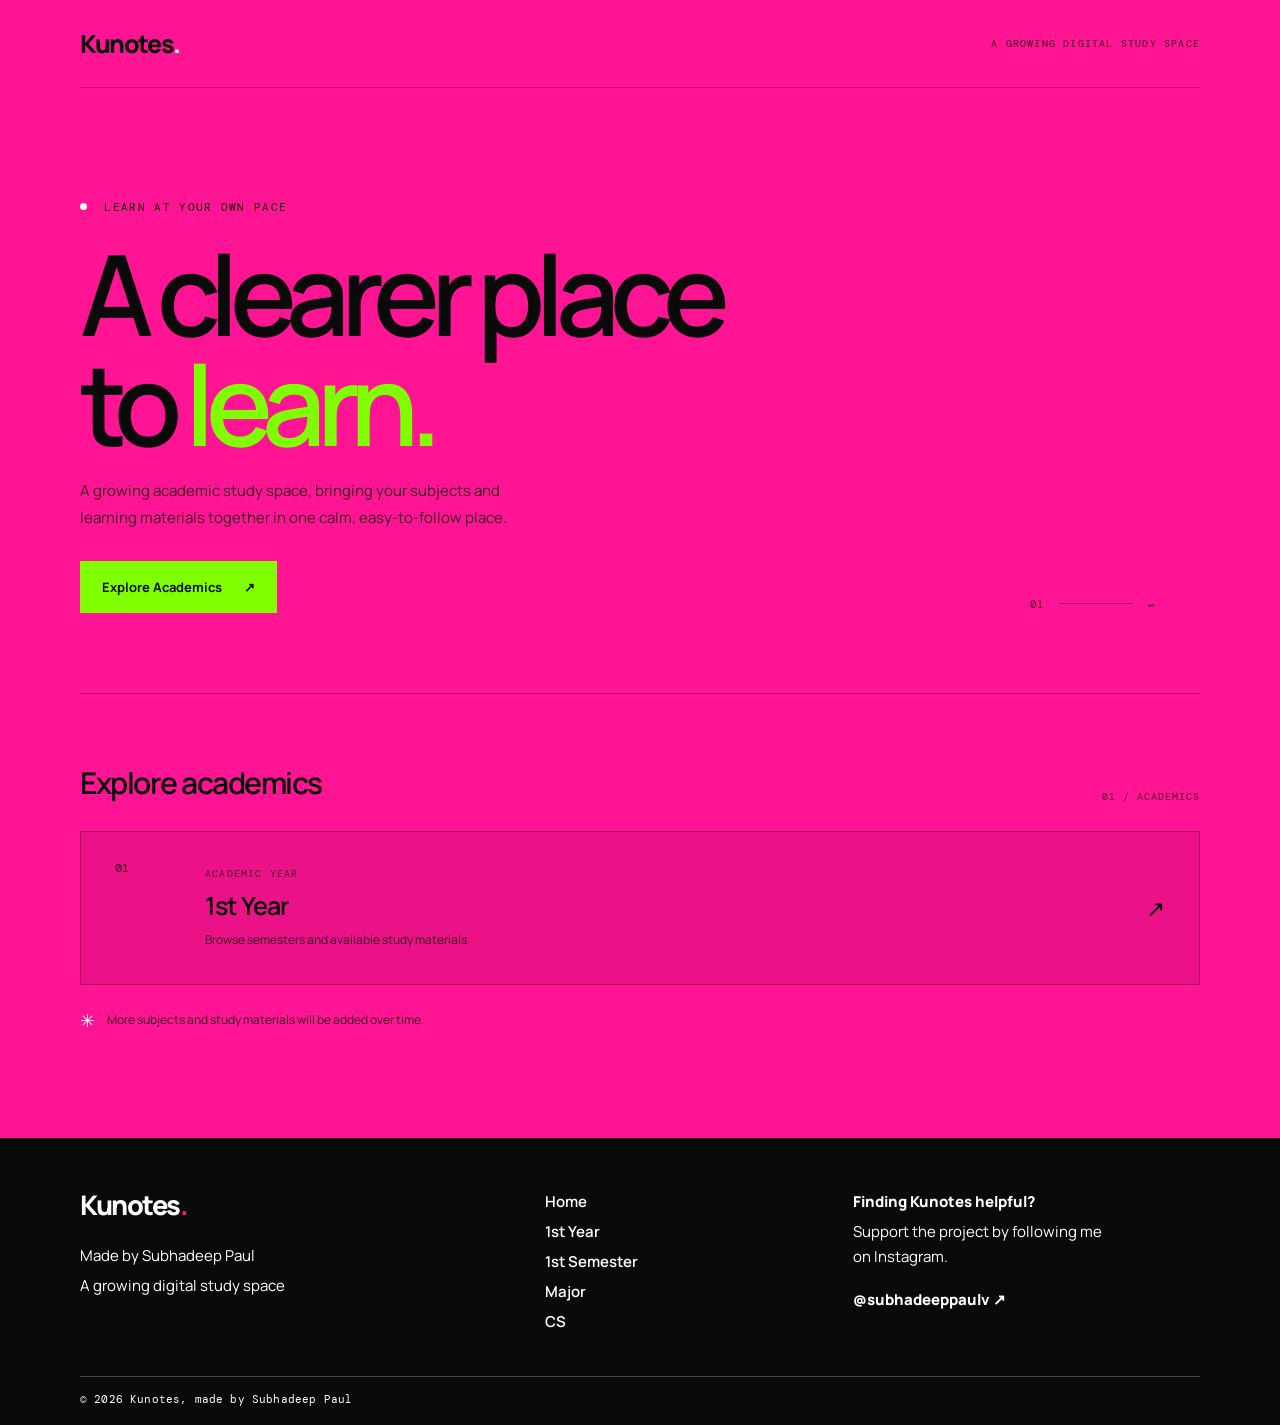
<file: index.html>
<!doctype html>
<html lang="en">
<head>
  <meta charset="utf-8">
  <meta name="viewport" content="width=device-width, initial-scale=1">
  <meta name="theme-color" content="#0a0a0a">
  <meta name="description" content="Kunotes is a growing digital study space for clear, focused academic learning.">
  <meta name="author" content="Subhadeep Paul">
  <title>Kunotes — A growing digital study space</title>
  <link rel="stylesheet" href="styles/global.css">
  <link rel="stylesheet" href="styles/landing.css">
  <link rel="stylesheet" href="styles/footer.css">
  <link rel="stylesheet" href="styles/landing-footer.css">
  <script src="scripts/navigation.js" defer></script>
</head>
<body class="landing-page">
  <header class="site-header wrap"><a class="wordmark" href="index.html" aria-label="Kunotes home">Kunotes<span class="wordmark-dot">.</span></a><span class="header-note">A growing digital study space</span></header>
  <main>
    <section class="hero wrap">
      <p class="eyebrow"><span class="eyebrow-mark"></span> Learn at your own pace</p>
      <h1>A clearer place<br>to <span class="highlight">learn.</span></h1>
      <p class="hero-copy">A growing academic study space, bringing your subjects and learning materials together in one calm, easy-to-follow place.</p>
      <a class="button button-primary" href="pages/year.html">Explore Academics <span aria-hidden="true">↗</span></a>
      <div class="hero-stamp" aria-hidden="true"><span>01</span><i></i><span>∞</span></div>
    </section>
    <section class="explore wrap" aria-labelledby="explore-title">
      <div class="section-heading"><div><p class="eyebrow">Your learning starts here</p><h2 id="explore-title">Explore academics</h2></div><span class="section-index">01 / ACADEMICS</span></div>
      <a class="year-card" href="pages/year.html"><span class="year-number">01</span><span class="year-card-copy"><span class="year-label">ACADEMIC YEAR</span><strong>1st Year</strong><span class="year-description">Browse semesters and available study materials.</span></span><span class="card-arrow" aria-hidden="true">↗</span></a>
      <p class="future-note"><span class="future-icon" aria-hidden="true">✳</span> More subjects and study materials will be added over time.</p>
    </section>
  </main>
  <div data-shared-footer data-landing-footer></div>
</body>
</html>
</file>
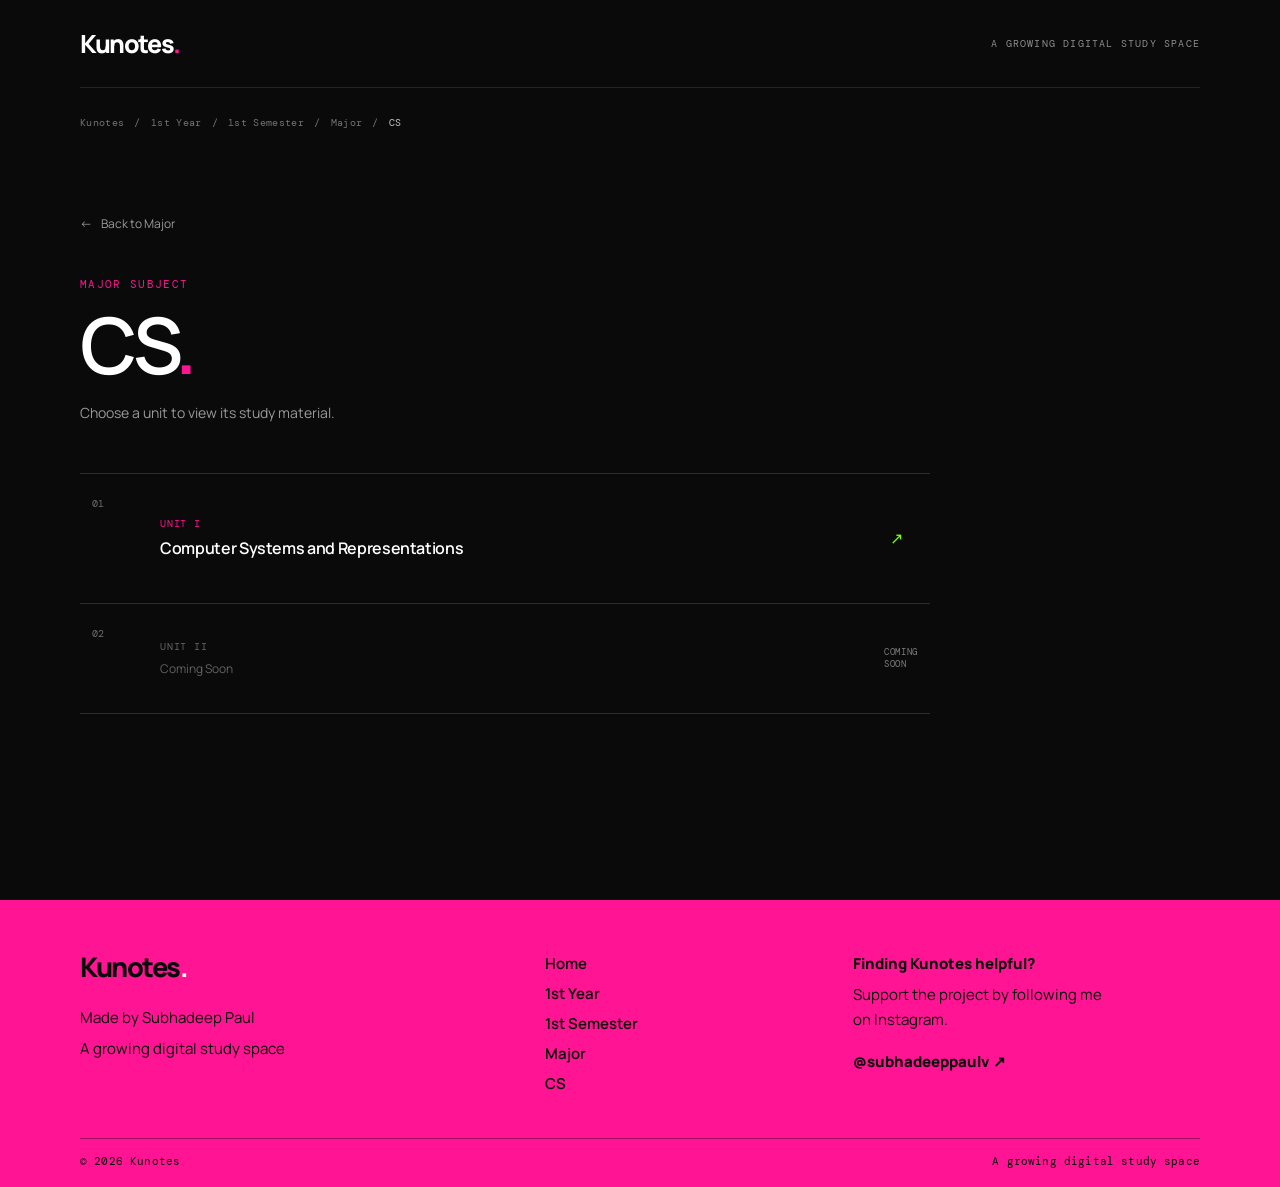
<file: pages/cs.html>
<!doctype html>
<html lang="en">
<head>
  <meta charset="utf-8"><meta name="viewport" content="width=device-width, initial-scale=1"><meta name="theme-color" content="#0a0a0a">
  <meta name="author" content="Subhadeep Paul"><title>CS — Kunotes</title>
  <link rel="stylesheet" href="../styles/global.css"><link rel="stylesheet" href="../styles/academic.css"><link rel="stylesheet" href="../styles/footer.css"><script src="../scripts/navigation.js" defer></script>
</head>
<body>
  <header class="site-header wrap"><a class="wordmark" href="../index.html">Kunotes<span class="wordmark-dot">.</span></a><span class="header-note">A growing digital study space</span></header>
  <main class="academic-main wrap">
    <nav class="breadcrumbs" aria-label="Breadcrumb"><a href="../index.html">Kunotes</a><span>/</span><a href="year.html">1st Year</a><span>/</span><a href="semester.html">1st Semester</a><span>/</span><a href="major.html">Major</a><span>/</span><span aria-current="page">CS</span></nav>
    <section class="academic-intro"><a class="back-link" href="major.html"><span aria-hidden="true">←</span> Back to Major</a><p class="eyebrow">MAJOR SUBJECT</p><h1>CS<span class="heading-period">.</span></h1><p class="academic-description">Choose a unit to view its study material.</p></section>
    <section class="academic-list" aria-label="Units">
      <a class="academic-card unit-card" href="unit-i.html"><span class="card-index">01</span><span class="academic-card-copy"><span class="unit-label">Unit I</span><strong>Computer Systems and Representations</strong></span><span class="card-arrow" aria-hidden="true">↗</span></a>
      <div class="academic-card is-disabled"><span class="card-index">02</span><span class="academic-card-copy"><span class="unit-label">Unit II</span><span>Coming Soon</span></span><span class="coming-label">Coming Soon</span></div>
    </section>
  </main>
  <div data-shared-footer></div>
</body>
</html>
</file>
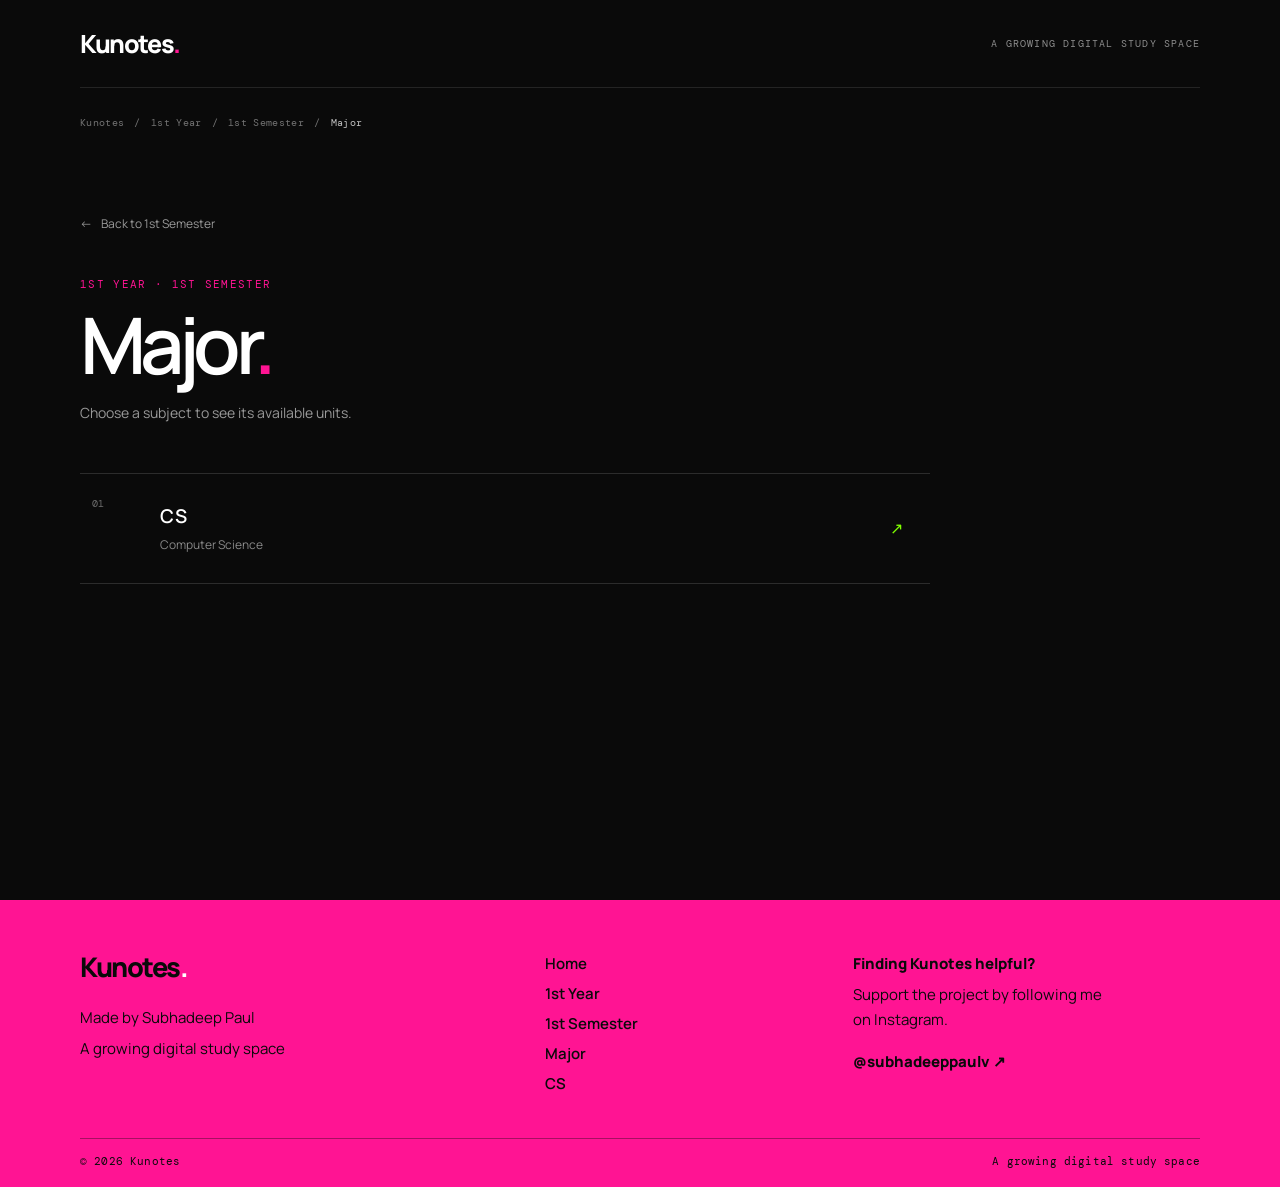
<file: pages/major.html>
<!doctype html>
<html lang="en">
<head>
  <meta charset="utf-8"><meta name="viewport" content="width=device-width, initial-scale=1"><meta name="theme-color" content="#0a0a0a">
  <meta name="author" content="Subhadeep Paul"><title>Major — Kunotes</title>
  <link rel="stylesheet" href="../styles/global.css"><link rel="stylesheet" href="../styles/academic.css"><link rel="stylesheet" href="../styles/footer.css"><script src="../scripts/navigation.js" defer></script>
</head>
<body>
  <header class="site-header wrap"><a class="wordmark" href="../index.html">Kunotes<span class="wordmark-dot">.</span></a><span class="header-note">A growing digital study space</span></header>
  <main class="academic-main wrap">
    <nav class="breadcrumbs" aria-label="Breadcrumb"><a href="../index.html">Kunotes</a><span>/</span><a href="year.html">1st Year</a><span>/</span><a href="semester.html">1st Semester</a><span>/</span><span aria-current="page">Major</span></nav>
    <section class="academic-intro"><a class="back-link" href="semester.html"><span aria-hidden="true">←</span> Back to 1st Semester</a><p class="eyebrow">1ST YEAR · 1ST SEMESTER</p><h1>Major<span class="heading-period">.</span></h1><p class="academic-description">Choose a subject to see its available units.</p></section>
    <section class="academic-list" aria-label="Major subjects">
      <a class="academic-card" href="cs.html"><span class="card-index">01</span><span class="academic-card-copy"><strong>CS</strong><span>Computer Science</span></span><span class="card-arrow" aria-hidden="true">↗</span></a>
    </section>
  </main>
  <div data-shared-footer></div>
</body>
</html>
</file>
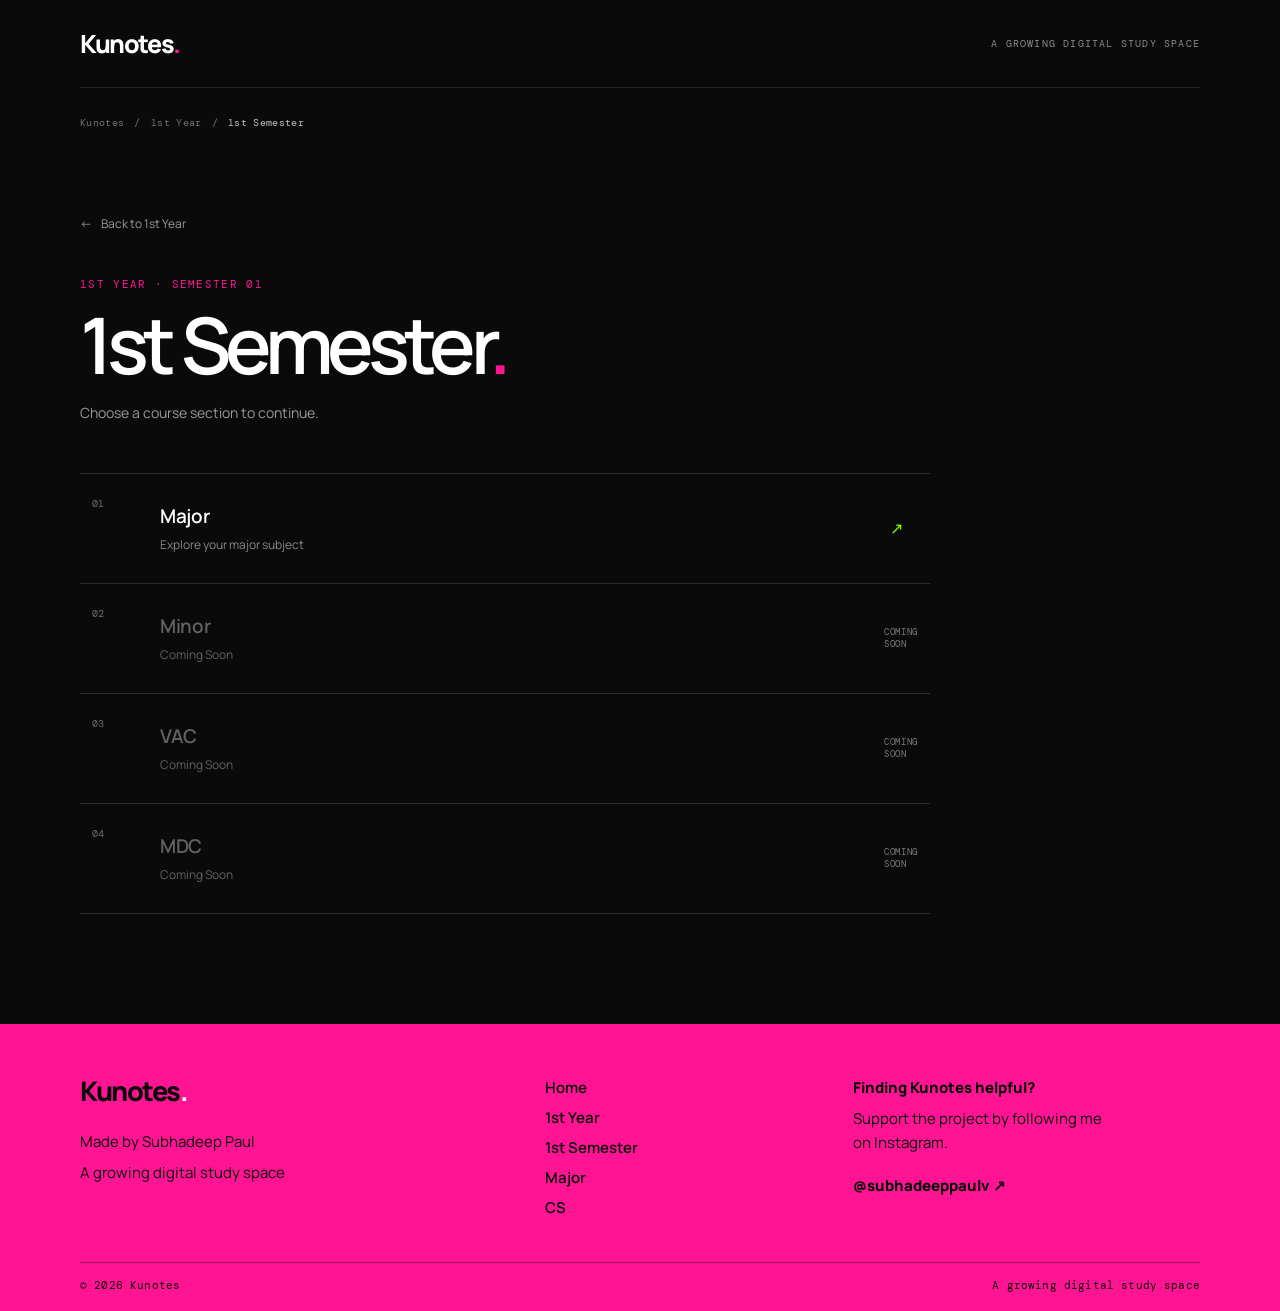
<file: pages/semester.html>
<!doctype html>
<html lang="en">
<head>
  <meta charset="utf-8"><meta name="viewport" content="width=device-width, initial-scale=1"><meta name="theme-color" content="#0a0a0a">
  <meta name="author" content="Subhadeep Paul"><title>1st Semester — Kunotes</title>
  <link rel="stylesheet" href="../styles/global.css"><link rel="stylesheet" href="../styles/academic.css"><link rel="stylesheet" href="../styles/footer.css"><script src="../scripts/navigation.js" defer></script>
</head>
<body>
  <header class="site-header wrap"><a class="wordmark" href="../index.html">Kunotes<span class="wordmark-dot">.</span></a><span class="header-note">A growing digital study space</span></header>
  <main class="academic-main wrap">
    <nav class="breadcrumbs" aria-label="Breadcrumb"><a href="../index.html">Kunotes</a><span>/</span><a href="year.html">1st Year</a><span>/</span><span aria-current="page">1st Semester</span></nav>
    <section class="academic-intro"><a class="back-link" href="year.html"><span aria-hidden="true">←</span> Back to 1st Year</a><p class="eyebrow">1ST YEAR · SEMESTER 01</p><h1>1st Semester<span class="heading-period">.</span></h1><p class="academic-description">Choose a course section to continue.</p></section>
    <section class="academic-list" aria-label="Course sections">
      <a class="academic-card" href="major.html"><span class="card-index">01</span><span class="academic-card-copy"><strong>Major</strong><span>Explore your major subject</span></span><span class="card-arrow" aria-hidden="true">↗</span></a>
      <div class="academic-card is-disabled" aria-disabled="true"><span class="card-index">02</span><span class="academic-card-copy"><strong>Minor</strong><span>Coming Soon</span></span><span class="coming-label">Coming Soon</span></div>
      <div class="academic-card is-disabled" aria-disabled="true"><span class="card-index">03</span><span class="academic-card-copy"><strong>VAC</strong><span>Coming Soon</span></span><span class="coming-label">Coming Soon</span></div>
      <div class="academic-card is-disabled" aria-disabled="true"><span class="card-index">04</span><span class="academic-card-copy"><strong>MDC</strong><span>Coming Soon</span></span><span class="coming-label">Coming Soon</span></div>
    </section>
  </main>
  <div data-shared-footer></div>
</body>
</html>
</file>
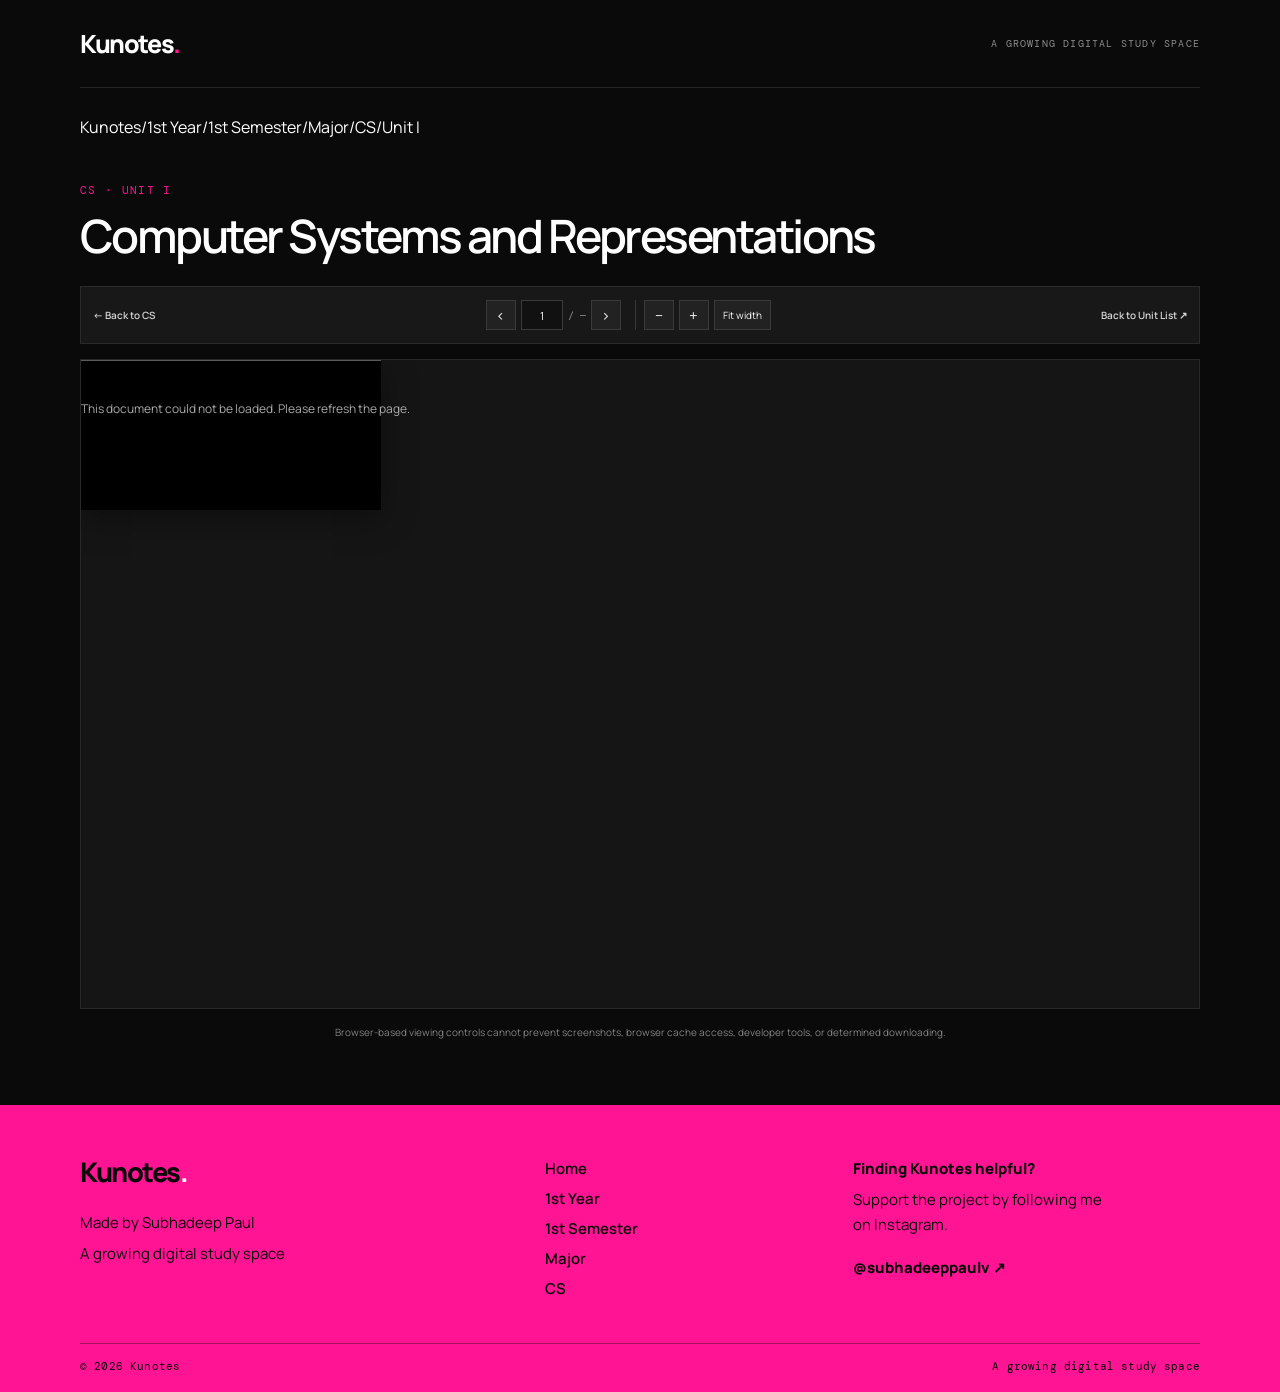
<file: pages/unit-i.html>
<!doctype html>
<html lang="en">
<head>
  <meta charset="utf-8"><meta name="viewport" content="width=device-width, initial-scale=1"><meta name="theme-color" content="#0a0a0a">
  <meta name="author" content="Subhadeep Paul"><title>Computer Systems and Representations — Kunotes</title>
  <link rel="stylesheet" href="../styles/global.css"><link rel="stylesheet" href="../styles/reader.css"><link rel="stylesheet" href="../styles/footer.css"><script src="../scripts/navigation.js" defer></script><script src="../scripts/reader.js" defer></script>
</head>
<body class="reader-page">
  <header class="site-header wrap"><a class="wordmark" href="../index.html">Kunotes<span class="wordmark-dot">.</span></a><span class="header-note">A growing digital study space</span></header>
  <main class="reader-main wrap">
    <nav class="breadcrumbs" aria-label="Breadcrumb"><a href="../index.html">Kunotes</a><span>/</span><a href="year.html">1st Year</a><span>/</span><a href="semester.html">1st Semester</a><span>/</span><a href="major.html">Major</a><span>/</span><a href="cs.html">CS</a><span>/</span><span aria-current="page">Unit I</span></nav>
    <section class="reader-heading"><a class="back-link" href="cs.html"><span aria-hidden="true">←</span> Back to CS</a><p class="eyebrow">CS · UNIT I</p><h1>Computer Systems and Representations</h1></section>
    <div class="reader-toolbar" role="toolbar" aria-label="PDF controls">
      <a class="toolbar-back" href="cs.html"><span aria-hidden="true">←</span> Back to CS</a>
      <div class="toolbar-group page-controls"><button type="button" data-page-prev aria-label="Previous page">‹</button><label class="sr-only" for="page-number">Page number</label><input id="page-number" type="number" min="1" value="1" inputmode="numeric"><span class="page-total">/ <span data-page-count>—</span></span><button type="button" data-page-next aria-label="Next page">›</button></div>
      <div class="toolbar-group zoom-controls"><button type="button" data-zoom-out aria-label="Zoom out">−</button><button type="button" data-zoom-in aria-label="Zoom in">+</button><button type="button" data-fit-width>Fit width</button></div>
      <a class="toolbar-unit-link" href="cs.html">Back to Unit List <span aria-hidden="true">↗</span></a>
    </div>
    <section class="pdf-stage" aria-label="PDF document viewer"><div class="pdf-viewer"><div class="pdf-loading" data-pdf-status role="status">Loading document…</div><canvas class="pdf-canvas" aria-label="PDF page" hidden></canvas><iframe class="pdf-native-frame" title="Computer Systems and Data Representation PDF" src="../assets/computer-systems-and-representations.pdf#toolbar=0&amp;navpanes=0&amp;pagemode=none&amp;page=1&amp;zoom=page-fit"></iframe></div></section>
    <p class="reader-note">Browser-based viewing controls cannot prevent screenshots, browser cache access, developer tools, or determined downloading.</p>
  </main>
  <div data-shared-footer></div>
</body>
</html>
</file>
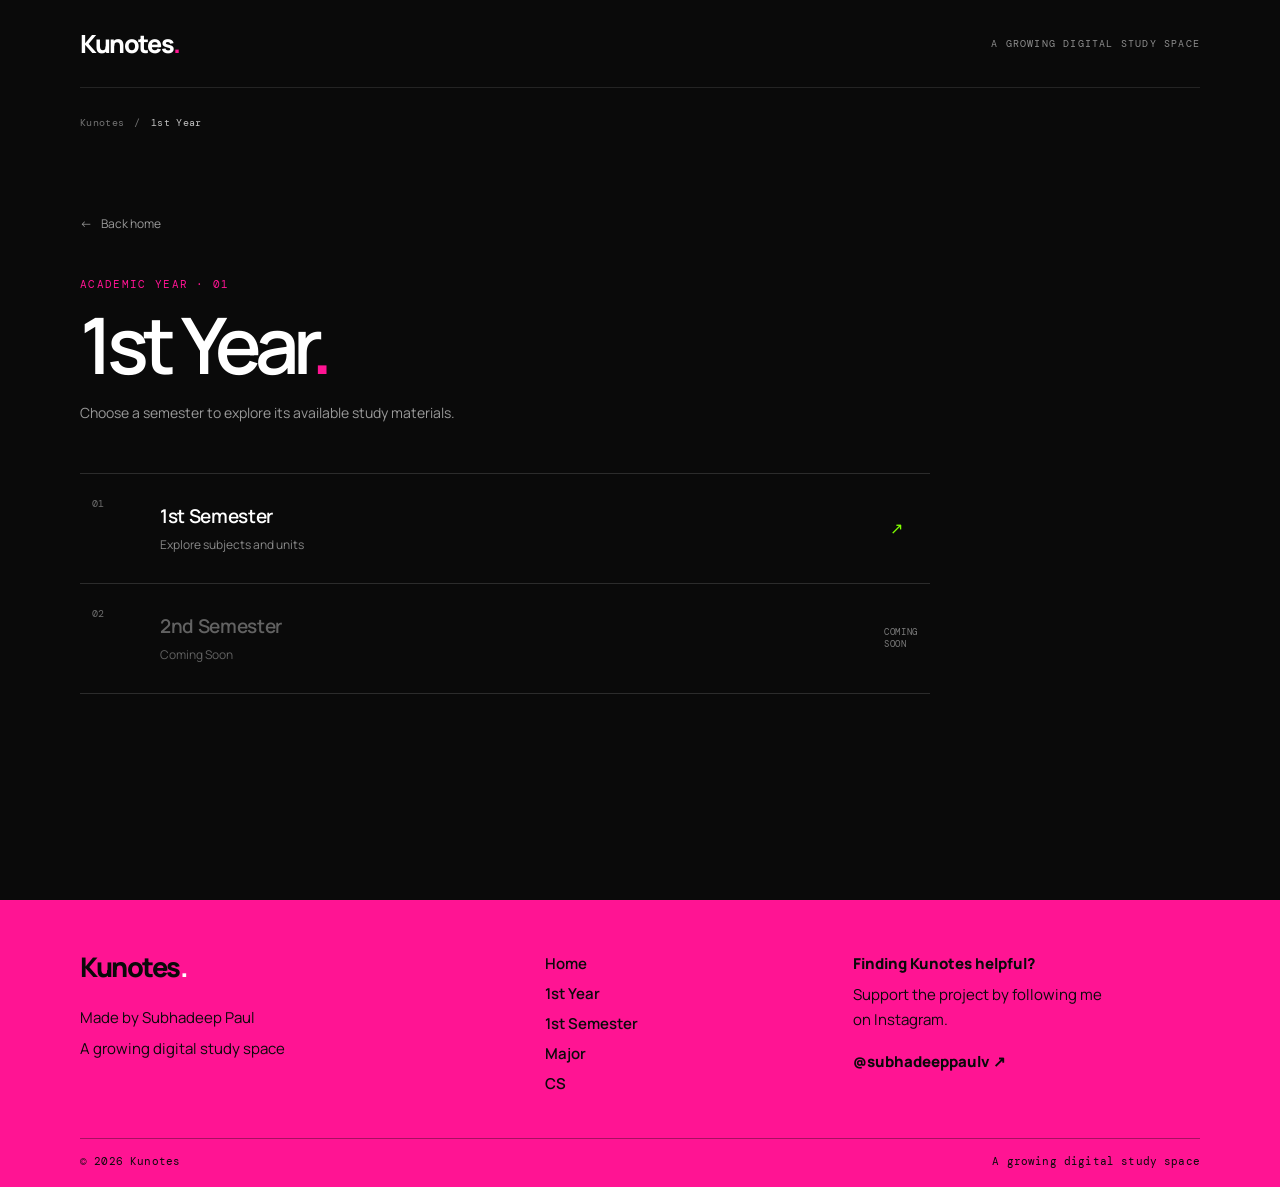
<file: pages/year.html>
<!doctype html>
<html lang="en">
<head>
  <meta charset="utf-8"><meta name="viewport" content="width=device-width, initial-scale=1"><meta name="theme-color" content="#0a0a0a">
  <meta name="author" content="Subhadeep Paul"><title>1st Year — Kunotes</title>
  <link rel="stylesheet" href="../styles/global.css"><link rel="stylesheet" href="../styles/academic.css"><link rel="stylesheet" href="../styles/footer.css"><script src="../scripts/navigation.js" defer></script>
</head>
<body>
  <header class="site-header wrap"><a class="wordmark" href="../index.html">Kunotes<span class="wordmark-dot">.</span></a><span class="header-note">A growing digital study space</span></header>
  <main class="academic-main wrap">
    <nav class="breadcrumbs" aria-label="Breadcrumb"><a href="../index.html">Kunotes</a><span>/</span><span aria-current="page">1st Year</span></nav>
    <section class="academic-intro"><a class="back-link" href="../index.html"><span aria-hidden="true">←</span> Back home</a><p class="eyebrow">ACADEMIC YEAR · 01</p><h1>1st Year<span class="heading-period">.</span></h1><p class="academic-description">Choose a semester to explore its available study materials.</p></section>
    <section class="academic-list" aria-label="Semesters">
      <a class="academic-card" href="semester.html"><span class="card-index">01</span><span class="academic-card-copy"><strong>1st Semester</strong><span>Explore subjects and units</span></span><span class="card-arrow" aria-hidden="true">↗</span></a>
      <div class="academic-card is-disabled" aria-disabled="true"><span class="card-index">02</span><span class="academic-card-copy"><strong>2nd Semester</strong><span>Coming Soon</span></span><span class="coming-label">Coming Soon</span></div>
    </section>
  </main>
  <div data-shared-footer></div>
</body>
</html>
</file>
<file: styles/global.css>
@import url('https://fonts.googleapis.com/css2?family=DM+Mono:wght@400;500&family=Manrope:wght@400;500;600;700;800&display=swap');
:root{--black:#0A0A0A;--pink:#FF1493;--chartreuse:#7FFF00;--white:#FFFFFF;--charcoal:#181818;--deep:#202020;--muted:#999999;--line:#2c2c2c;--font-main:'Manrope',Arial,sans-serif;--font-mono:'DM Mono',monospace}
*{box-sizing:border-box}
html{scroll-behavior:smooth}
body{margin:0;background:var(--black);color:var(--white);font-family:var(--font-main);-webkit-font-smoothing:antialiased}
a{color:inherit;text-decoration:none}
button,input{font:inherit}
.wrap{width:min(1120px,calc(100% - 64px));margin-inline:auto}
.site-header{height:88px;display:flex;align-items:center;justify-content:space-between;border-bottom:1px solid #242424}
.wordmark{font-size:25px;font-weight:800;letter-spacing:-1.4px}
.wordmark-dot{color:var(--pink)}
.header-note{color:#8d8d8d;font-family:var(--font-mono);font-size:10px;letter-spacing:.12em;text-transform:uppercase}
.eyebrow{margin:0;color:var(--pink);font-family:var(--font-mono);font-size:11px;letter-spacing:.12em;text-transform:uppercase}
.eyebrow-mark{display:inline-block;width:7px;height:7px;margin-right:9px;background:var(--chartreuse);border-radius:50%;vertical-align:1px}
.button{display:inline-flex;align-items:center;justify-content:center;gap:22px;min-height:52px;padding:0 22px;font-size:13px;font-weight:700;transition:transform .18s ease,background .18s ease}
.button:hover{transform:translateY(-2px)}
.button-primary{background:var(--chartreuse);color:var(--black)}
.sr-only{position:absolute;width:1px;height:1px;padding:0;margin:-1px;overflow:hidden;clip:rect(0,0,0,0);white-space:nowrap;border:0}
@media(max-width:640px){.wrap{width:min(100% - 36px,1120px)}.site-header{height:70px}.wordmark{font-size:22px}.header-note{max-width:140px;text-align:right;font-size:8px;letter-spacing:.08em}}
</file>
<file: styles/landing.css>
.hero{position:relative;min-height:490px;padding-top:112px;padding-bottom:80px;overflow:hidden;background:var(--pink);color:var(--black)}
.hero .eyebrow{color:var(--black)}
.hero .eyebrow-mark{background:var(--white)}
.landing-page{background:var(--pink);color:var(--black)}
.landing-page .site-header{border-bottom-color:rgba(10,10,10,.3)}
.landing-page .header-note{color:#351022}
.landing-page .wordmark-dot{color:var(--white)}
.landing-page .hero{min-height:490px}
.hero h1{margin:25px 0 18px;font-size:clamp(64px,9.1vw,112px);line-height:.98;font-weight:600;letter-spacing:-.085em}
.highlight{color:var(--chartreuse)}
.hero-copy{max-width:460px;margin:0 0 30px;color:#351022;font-size:15px;line-height:1.8}
.hero-stamp{position:absolute;right:4%;bottom:82px;display:flex;align-items:center;gap:15px;color:#531034;font-family:var(--font-mono);font-size:11px}
.hero-stamp i{display:block;width:74px;height:1px;background:rgba(10,10,10,.4)}
.explore{padding:44px 0 106px;border-top:1px solid rgba(10,10,10,.3);background:var(--pink)}
.section-heading{display:flex;align-items:end;justify-content:space-between;margin-bottom:28px}
.section-heading h2{margin:10px 0 0;font-size:30px;font-weight:600;letter-spacing:-1.5px}
.section-index{color:#531034;font:10px var(--font-mono);letter-spacing:.1em}
.year-card{display:grid;grid-template-columns:90px 1fr 35px;align-items:center;min-height:154px;padding:28px 34px;background:rgba(10,10,10,.08);border:1px solid rgba(10,10,10,.28);transition:border-color .2s,transform .2s}
.year-card:hover{border-color:var(--black);transform:translateY(-2px)}
.year-number{align-self:start;color:#351022;font:12px var(--font-mono)}
.year-card-copy{display:flex;flex-direction:column;align-items:flex-start;gap:8px}
.year-label{color:#531034;font:10px var(--font-mono);letter-spacing:.12em}
.year-card-copy strong{font-size:25px;font-weight:600;letter-spacing:-1px}
.year-description{color:#351022;font-size:12px}
.card-arrow{justify-self:end;font-size:23px;color:var(--black)}
.future-note{display:flex;align-items:center;gap:12px;margin:23px 0 0;color:#351022;font-size:12px}
.future-icon{color:var(--white);font-size:18px}
@media(max-width:640px){.hero{min-height:425px;padding-top:88px;padding-bottom:68px}.hero h1{font-size:clamp(61px,17vw,82px)}.hero-copy{max-width:350px;font-size:14px}.hero-stamp{right:4px;bottom:35px;gap:9px}.hero-stamp i{width:40px}.explore{padding:34px 0 72px}.section-heading{align-items:start;gap:16px}.section-heading h2{font-size:25px}.section-index{margin-top:3px;font-size:8px;text-align:right}.year-card{grid-template-columns:38px 1fr 23px;min-height:138px;padding:22px 17px}.year-card-copy strong{font-size:22px}.year-description{max-width:220px;line-height:1.5}.future-note{align-items:flex-start;line-height:1.6}}
</file>
<file: styles/footer.css>
.site-footer{width:100%;background:var(--pink);color:var(--black)}
.footer-inner{padding-top:48px;padding-bottom:19px}
.footer-main{display:grid;grid-template-columns:1.2fr .75fr 1fr;gap:48px;padding-bottom:44px}
.footer-wordmark{display:inline-block;margin-bottom:15px;font-size:27px;font-weight:800;letter-spacing:-1.5px}
.footer-wordmark span{color:var(--white)}
.footer-brand p,.footer-support p{margin:6px 0;font-size:15px;line-height:1.65}
.footer-navigation{display:flex;flex-direction:column;align-items:flex-start;gap:9px;padding-top:5px}
.footer-navigation a{font-size:15px;font-weight:600;text-decoration-thickness:1px;text-underline-offset:3px}
.footer-navigation a:hover,.footer-support a:hover{text-decoration:underline}
.footer-support{padding-top:4px}
.footer-support .support-question{margin-top:0;font-weight:800}
.footer-support a{display:inline-block;margin-top:13px;font-size:15px;font-weight:800}
.footer-bottom{display:flex;justify-content:space-between;gap:20px;padding-top:15px;border-top:1px solid rgba(10,10,10,.36);font:11px var(--font-mono);letter-spacing:.015em}
@media(max-width:640px){.footer-inner{padding-top:36px;padding-bottom:16px}.footer-main{grid-template-columns:1fr 1fr;gap:30px 20px;padding-bottom:32px}.footer-brand{grid-column:1/-1}.footer-wordmark{margin-bottom:10px}.footer-support{grid-column:2;grid-row:2}.footer-brand p,.footer-support p{font-size:14px}.footer-navigation a{font-size:14px}.footer-support a{font-size:14px}.desktop-break{display:none}.footer-navigation{grid-column:1;grid-row:2}.footer-bottom{font-size:10px;flex-wrap:wrap;gap:7px}}
</file>
<file: styles/landing-footer.css>
/* The landing page uses a black footer, while all academic pages keep the shared pink footer. */
.landing-page .site-footer{background:var(--black);color:var(--white)}
.landing-page .footer-wordmark span{color:var(--pink)}
.landing-page .footer-bottom{border-top-color:#454545}
</file>
<file: styles/academic.css>
.academic-main{min-height:calc(100vh - 88px);padding-top:28px;padding-bottom:110px}
.breadcrumbs{display:flex;flex-wrap:wrap;gap:10px;align-items:center;color:#737373;font:10px var(--font-mono);letter-spacing:.035em}
.breadcrumbs a{transition:color .2s}.breadcrumbs a:hover{color:var(--chartreuse)}.breadcrumbs [aria-current=page]{color:#c2c2c2}
.academic-intro{padding:82px 0 49px}
.back-link{display:inline-flex;align-items:center;gap:9px;margin-bottom:45px;color:#9a9a9a;font-size:12px;transition:color .2s}
.back-link:hover{color:var(--chartreuse)}
.academic-intro .eyebrow{margin-bottom:13px}
.academic-intro h1{margin:0;font-size:clamp(52px,7vw,78px);line-height:1.05;font-weight:600;letter-spacing:-.075em}
.heading-period{color:var(--pink)}
.academic-description{margin:15px 0 0;color:#999;font-size:14px;line-height:1.65}
.academic-list{max-width:850px;border-top:1px solid var(--line)}
.academic-card{display:grid;grid-template-columns:68px 1fr 28px;align-items:center;min-height:110px;padding:20px 12px;border-bottom:1px solid var(--line);transition:background .2s,padding .2s}
a.academic-card:hover{background:#151515;padding-inline:20px}
.card-index{align-self:start;padding-top:3px;color:#6e6e6e;font:10px var(--font-mono)}
.academic-card-copy{display:flex;flex-direction:column;gap:7px}
.academic-card-copy strong{font-size:19px;font-weight:600;letter-spacing:-.35px}
.academic-card-copy>span{color:#898989;font-size:12px}
.academic-card .card-arrow{color:var(--chartreuse)}
.is-disabled{color:#626262;cursor:default}
.is-disabled .academic-card-copy strong,.is-disabled .academic-card-copy>span{color:#626262}
.coming-label{justify-self:end;color:#7c7c7c;font:9px var(--font-mono);letter-spacing:.07em;text-transform:uppercase}
.unit-card{min-height:130px}
.academic-card-copy .unit-label{color:var(--pink);font:10px var(--font-mono);letter-spacing:.08em;text-transform:uppercase}
.academic-card-copy .unit-label+strong{font-size:16px}
@media(max-width:640px){.academic-main{min-height:calc(100vh - 70px);padding-top:20px;padding-bottom:76px}.breadcrumbs{gap:7px;font-size:9px}.academic-intro{padding:61px 0 38px}.back-link{margin-bottom:37px}.academic-intro h1{font-size:56px}.academic-description{font-size:13px}.academic-card{grid-template-columns:37px 1fr 22px;min-height:96px;padding:17px 5px}.academic-card-copy strong{font-size:17px}.coming-label{max-width:62px;text-align:right;font-size:8px}.unit-card{min-height:124px}.academic-card-copy .unit-label+strong{font-size:14px;line-height:1.5}}
</file>
<file: styles/reader.css>
.reader-main{padding-top:28px;padding-bottom:64px}
.reader-heading{padding:45px 0 24px}
.reader-heading .back-link{display:none}
.reader-heading .eyebrow{margin-bottom:12px}
.reader-heading h1{max-width:820px;margin:0;font-size:clamp(30px,4vw,46px);font-weight:600;letter-spacing:-.055em;line-height:1.16}
.reader-toolbar{display:flex;align-items:center;gap:14px;min-height:58px;padding:8px 12px;background:var(--charcoal);border:1px solid #2a2a2a}
.toolbar-back,.toolbar-unit-link{white-space:nowrap;color:#d5d5d5;font-size:10px;font-weight:600}
.toolbar-back:hover,.toolbar-unit-link:hover{color:var(--chartreuse)}
.toolbar-group{display:flex;align-items:center;gap:5px}
.page-controls{margin-left:auto}
.toolbar-group button{display:inline-flex;align-items:center;justify-content:center;min-width:30px;height:30px;padding:0 8px;border:1px solid #3a3a3a;background:#222;color:#f5f5f5;cursor:pointer;font-size:15px}
.toolbar-group button:hover{border-color:var(--chartreuse);color:var(--chartreuse)}
.toolbar-group input{width:42px;height:30px;border:1px solid #3a3a3a;background:#111;color:#fff;text-align:center;font-size:11px;appearance:textfield}
.toolbar-group input::-webkit-inner-spin-button,.toolbar-group input::-webkit-outer-spin-button{-webkit-appearance:none;margin:0}
.page-total{color:#929292;font:10px var(--font-mono);white-space:nowrap}
.zoom-controls{padding-left:8px;border-left:1px solid #383838}
.zoom-controls button:last-child{font-size:10px;white-space:nowrap}
.toolbar-unit-link{margin-left:auto}
.pdf-stage{display:block;min-height:650px;margin-top:15px;padding:0;background:#151515;border:1px solid #282828;overflow:hidden}
.pdf-viewer{position:relative;display:block;width:100%;min-height:550px}
.pdf-canvas{display:block;max-width:100%;height:auto;background:#fff;box-shadow:0 8px 32px rgba(0,0,0,.35)}
.pdf-native-frame{display:block;width:100%;height:min(82vh,1100px);min-height:600px;border:0;background:#fff}
.pdf-native-frame[hidden]{display:none}
.file-pdf-fallback .page-controls,.file-pdf-fallback .zoom-controls{display:none}
.pdf-loading{position:absolute;top:40px;color:#aaa;font-size:12px}
.pdf-loading[hidden]{display:none}
.reader-note{max-width:800px;margin:15px auto 0;color:#828282;font-size:10px;line-height:1.7;text-align:center}
@media(max-width:820px){.reader-toolbar{flex-wrap:wrap;gap:8px}.page-controls{margin-left:auto}.toolbar-unit-link{margin-left:auto}.pdf-stage{min-height:500px}.pdf-native-frame{height:80vh;min-height:520px}}
@media(max-width:560px){.reader-main{padding-top:20px;padding-bottom:40px}.reader-heading{padding:35px 0 20px}.reader-heading .back-link{display:inline-flex;margin-bottom:25px}.reader-heading h1{font-size:30px}.reader-toolbar{display:grid;grid-template-columns:1fr 1fr;gap:10px;padding:10px}.toolbar-back{grid-column:1;grid-row:1}.page-controls{grid-column:2;grid-row:1;justify-self:end}.zoom-controls{grid-column:1;grid-row:2;padding:0;border:0}.toolbar-unit-link{grid-column:2;grid-row:2;justify-self:end}.toolbar-group button{min-width:29px}.pdf-stage{min-height:440px;margin-top:10px;padding:0}.pdf-viewer{min-height:430px}.pdf-native-frame{height:72vh;min-height:460px}.reader-note{text-align:left}}
</file>
